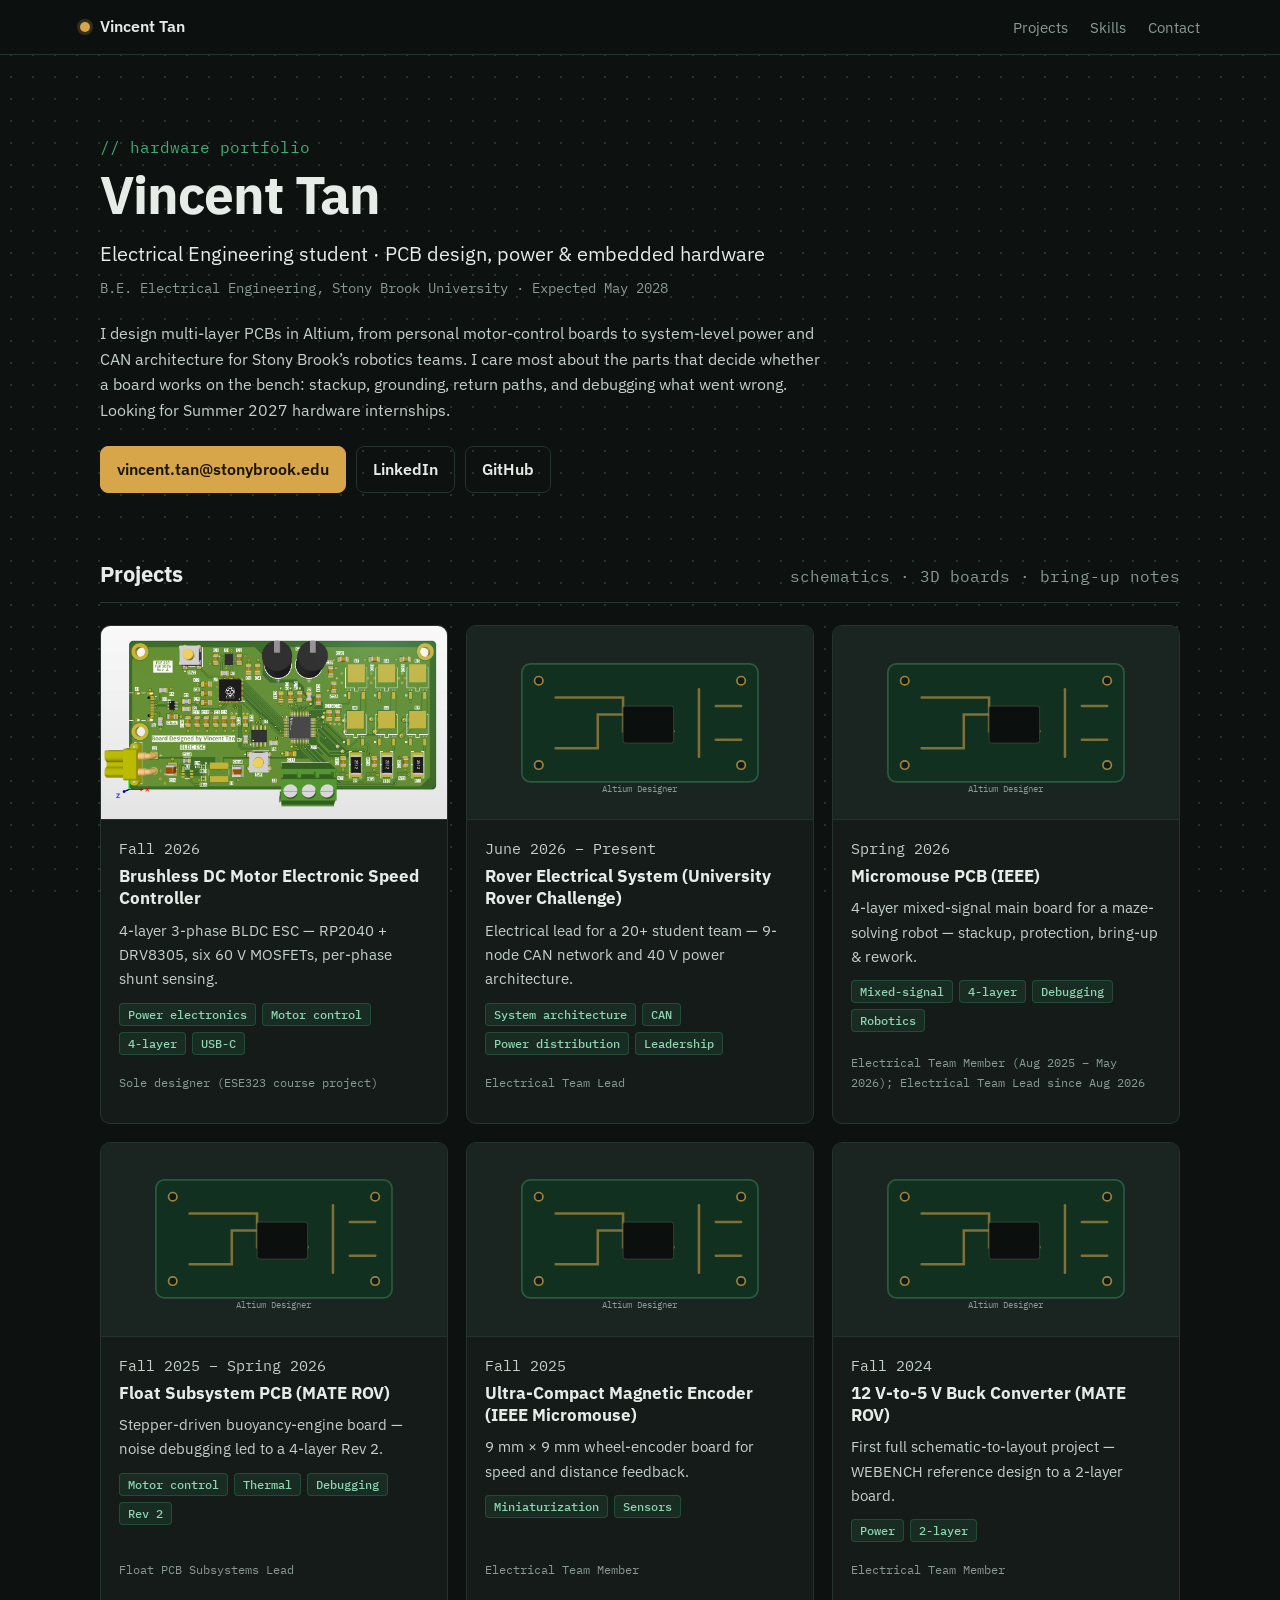
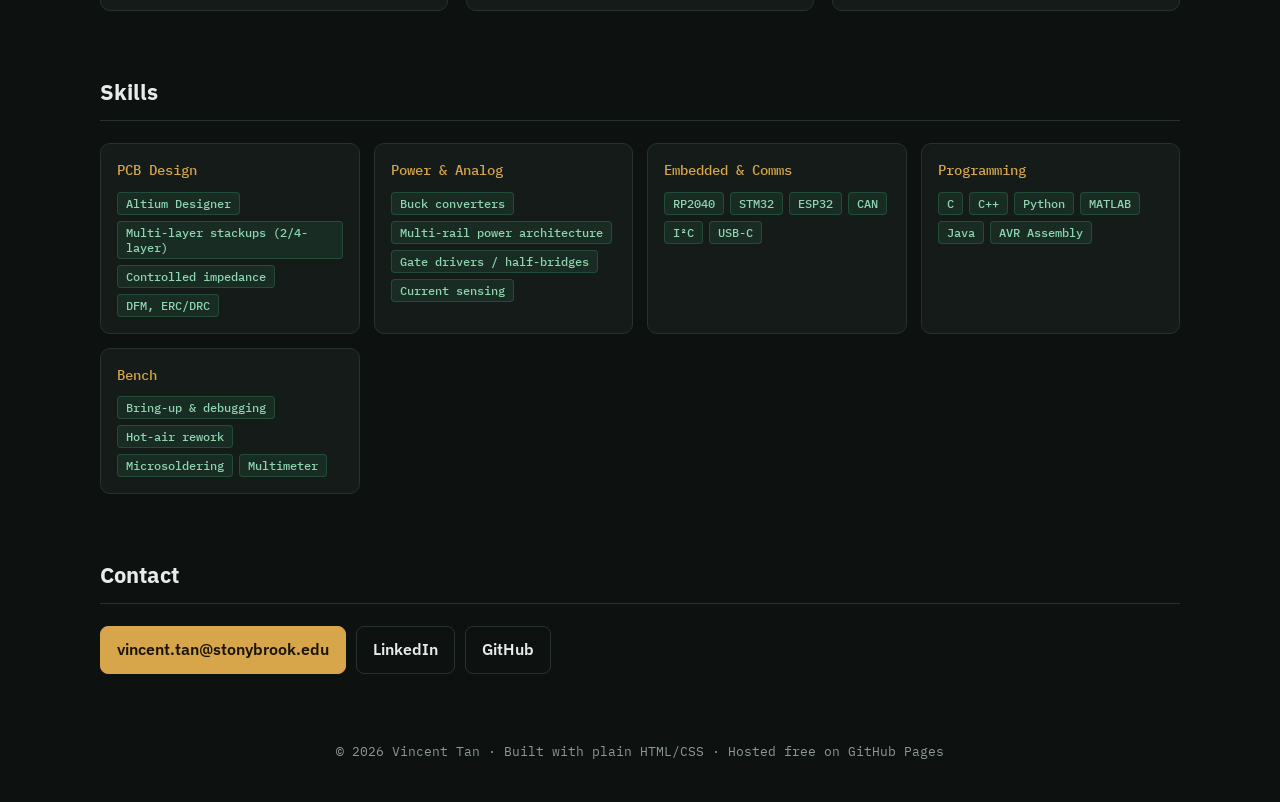
<file: index.html>
<!DOCTYPE html>
<html lang="en">
<head>
  <meta charset="UTF-8">
  <meta name="viewport" content="width=device-width, initial-scale=1.0">
  <title>Vincent Tan · Electrical Engineering Portfolio</title>
  <meta name="description" content="PCB design and hardware portfolio of Vincent Tan, Electrical Engineering student at Stony Brook University.">
  <link rel="preconnect" href="https://fonts.googleapis.com">
  <link rel="preconnect" href="https://fonts.gstatic.com" crossorigin>
  <link href="https://fonts.googleapis.com/css2?family=IBM+Plex+Mono:wght@400;500&family=IBM+Plex+Sans:wght@400;500;600;700&display=swap" rel="stylesheet">
  <link rel="stylesheet" href="css/style.css">
</head>
<body>
  <header class="topbar">
    <a class="brand" href="./"><span class="dot"></span><span id="brand-name"></span></a>
    <nav>
      <a href="#projects">Projects</a>
      <a href="#skills">Skills</a>
      <a href="#contact">Contact</a>
      <a id="nav-resume" class="btn-sm" href="#" hidden>Resume</a>
    </nav>
  </header>

  <main>
    <section class="hero">
      <p class="mono kicker">// hardware portfolio</p>
      <h1 id="hero-name"></h1>
      <p class="tagline" id="hero-tagline"></p>
      <p class="school mono" id="hero-school"></p>
      <p class="about" id="hero-about"></p>
      <div class="hero-links" id="hero-links"></div>
    </section>

    <section id="projects">
      <div class="section-head">
        <h2>Projects</h2>
        <span class="mono muted">schematics · 3D boards · bring-up notes</span>
      </div>
      <div class="grid" id="project-grid"></div>
    </section>

    <section id="skills">
      <div class="section-head"><h2>Skills</h2></div>
      <div class="skills" id="skills-list"></div>
    </section>

    <section id="contact">
      <div class="section-head"><h2>Contact</h2></div>
      <div class="hero-links" id="contact-links"></div>
    </section>
  </main>

  <footer class="mono muted" id="footer"></footer>

  <script src="js/site.js"></script>
  <script src="js/projects.js"></script>
  <script src="js/main.js"></script>
</body>
</html>
</file>
<file: css/style.css>
:root {
  --bg: #0d1210;
  --panel: #141b18;
  --panel-2: #1a2420;
  --line: #26332d;
  --text: #e6ece8;
  --muted: #8a9a92;
  --accent: #d8a64a;      /* ENIG gold */
  --accent-2: #3fae7a;    /* solder-mask green */
  --radius: 10px;
  --max: 1120px;
}
* { box-sizing: border-box; }
html { scroll-behavior: smooth; }
body {
  margin: 0; background: var(--bg); color: var(--text);
  font: 16px/1.6 "IBM Plex Sans", system-ui, sans-serif;
  background-image: radial-gradient(var(--line) 1px, transparent 1px);
  background-size: 22px 22px; background-attachment: fixed;
}
a { color: var(--accent); text-decoration: none; }
a:hover { text-decoration: underline; }
.mono { font-family: "IBM Plex Mono", ui-monospace, monospace; }
.muted { color: var(--muted); }
.small { font-size: 0.82rem; }

.topbar {
  position: sticky; top: 0; z-index: 10;
  display: flex; justify-content: space-between; align-items: center;
  padding: 14px max(20px, calc((100vw - var(--max)) / 2));
  background: rgba(13, 18, 16, 0.88); backdrop-filter: blur(8px);
  border-bottom: 1px solid var(--line);
}
.brand { color: var(--text); font-weight: 600; display: flex; align-items: center; gap: 10px; }
.brand:hover { text-decoration: none; }
.dot { width: 10px; height: 10px; border-radius: 50%; background: var(--accent); box-shadow: 0 0 0 3px rgba(216,166,74,.2); }
nav { display: flex; gap: 22px; align-items: center; }
nav a { color: var(--muted); font-size: .95rem; }
nav a:hover { color: var(--text); text-decoration: none; }

main { max-width: var(--max); margin: 0 auto; padding: 0 20px; }
section { padding: 56px 0 8px; }
h1 { font-size: clamp(2.1rem, 5vw, 3.3rem); line-height: 1.1; margin: 6px 0 14px; letter-spacing: -0.02em; }
h2 { font-size: 1.35rem; margin: 0 0 16px; }
h3 { font-size: 1.08rem; margin: 4px 0 8px; line-height: 1.3; }
h4 { margin: 0 0 6px; }
.kicker { color: var(--accent-2); margin: 0; }

.hero { padding-top: 80px; }
.tagline { font-size: 1.25rem; margin: 0 0 6px; }
.school { color: var(--muted); margin: 0 0 22px; font-size: .9rem; }
.about { max-width: 720px; color: #c6d0cb; }
.hero-links { display: flex; flex-wrap: wrap; gap: 10px; margin-top: 22px; }
.btn, .btn-sm {
  display: inline-block; padding: 10px 16px; border-radius: 8px;
  background: var(--accent); color: #1a1408; font-weight: 600; border: 1px solid var(--accent);
}
.btn-sm { padding: 6px 12px; font-size: .88rem; color: #1a1408 !important; }
.btn:hover, .btn-sm:hover { text-decoration: none; filter: brightness(1.08); }
.btn.ghost { background: transparent; color: var(--text); border-color: var(--line); }
.btn.ghost:hover { border-color: var(--accent); }

.section-head { display: flex; align-items: baseline; justify-content: space-between; gap: 12px; flex-wrap: wrap; border-bottom: 1px solid var(--line); margin-bottom: 22px; }
.section-head h2 { margin-bottom: 10px; }

.grid { display: grid; grid-template-columns: repeat(auto-fill, minmax(320px, 1fr)); gap: 18px; }
.card {
  display: flex; flex-direction: column; color: var(--text);
  background: var(--panel); border: 1px solid var(--line); border-radius: var(--radius); overflow: hidden;
  transition: border-color .15s, transform .15s;
}
.card:hover { text-decoration: none; border-color: var(--accent); transform: translateY(-2px); }
.card-media { aspect-ratio: 16 / 9; background: var(--panel-2); display: flex; align-items: center; justify-content: center; border-bottom: 1px solid var(--line); }
.card-media img { width: 100%; height: 100%; object-fit: cover; }
.card-body { padding: 16px 18px 18px; display: flex; flex-direction: column; flex: 1; }
.card-body p { margin: 0 0 12px; color: #c6d0cb; font-size: .95rem; }
.card-body .small { margin-bottom: 0; }
.role { margin-top: auto !important; font-size: .78rem !important; color: var(--muted) !important; padding-top: 6px; }
.tags { display: flex; flex-wrap: wrap; gap: 6px; margin-bottom: 12px; }
.tags span { font: 500 .74rem "IBM Plex Mono", monospace; padding: 3px 8px; border-radius: 4px; background: rgba(63,174,122,.12); color: #8fd6b1; border: 1px solid rgba(63,174,122,.25); }

.skills { display: grid; grid-template-columns: repeat(auto-fill, minmax(250px, 1fr)); gap: 14px; }
.skill-group { background: var(--panel); border: 1px solid var(--line); border-radius: var(--radius); padding: 16px; }
.skill-group h4 { color: var(--accent); font-size: .85rem; font-weight: 500; margin-bottom: 10px; }
.skill-group .tags { margin: 0; }

footer { text-align: center; padding: 60px 20px 40px; font-size: .8rem; }

/* placeholders */
.ph-svg { width: 78%; max-width: 360px; }
.ph-board { fill: #12301f; stroke: #2a5a3e; stroke-width: 2; }
.ph-trace path { fill: none; stroke: var(--accent); stroke-width: 3; opacity: .55; stroke-linecap: round; }
.ph-chip { fill: #0b0f0d; stroke: #3a4a42; }
.ph-hole { fill: var(--bg); stroke: var(--accent); stroke-width: 2; opacity: .7; }
.ph-text { fill: var(--muted); font: 11px "IBM Plex Mono", monospace; }
.placeholder { background: var(--panel); border: 1px dashed var(--line); border-radius: var(--radius); aspect-ratio: 4 / 3; display: flex; align-items: center; justify-content: center; }

/* project page */
.proj-head { padding-top: 64px; }
.spec { display: grid; grid-template-columns: repeat(auto-fit, minmax(220px, 1fr)); gap: 0; margin: 18px 0 0; border: 1px solid var(--line); border-radius: var(--radius); overflow: hidden; }
.spec div { padding: 12px 16px; background: var(--panel); border-right: 1px solid var(--line); }
.spec div:last-child { border-right: none; }
.spec dt { font: 500 .74rem "IBM Plex Mono", monospace; color: var(--muted); text-transform: uppercase; letter-spacing: .06em; }
.spec dd { margin: 4px 0 0; }
.lead { font-size: 1.08rem; max-width: 820px; color: #c6d0cb; }
.media-2 { display: grid; grid-template-columns: 1fr 1fr; gap: 22px; }
model-viewer { width: 100%; aspect-ratio: 4 / 3; height: auto; background: radial-gradient(#1d2a24, var(--panel)); border: 1px solid var(--line); border-radius: var(--radius); }
.schematic { width: 100%; aspect-ratio: 4 / 3; border: 1px solid var(--line); border-radius: var(--radius); background: #fff; }
.schematic-img { width: 100%; border-radius: var(--radius); background: #fff; border: 1px solid var(--line); }
.photos { display: grid; grid-template-columns: repeat(auto-fill, minmax(260px, 1fr)); gap: 12px; }
.photos img { width: 100%; border-radius: var(--radius); border: 1px solid var(--line); }
.highlights { display: grid; grid-template-columns: repeat(auto-fill, minmax(300px, 1fr)); gap: 14px; }
.hl { background: var(--panel); border: 1px solid var(--line); border-left: 3px solid var(--accent); border-radius: var(--radius); padding: 16px 18px; }
.hl h4 { color: var(--accent); }
.hl p { margin: 0; color: #c6d0cb; font-size: .95rem; }
.pager { display: flex; justify-content: space-between; gap: 16px; padding: 48px 0 0; font-size: .85rem; flex-wrap: wrap; }

@media (max-width: 760px) {
  .media-2 { grid-template-columns: 1fr; }
  nav { gap: 12px; }
  nav a { font-size: .85rem; }
  .brand span:last-child { display: none; }
  .spec div { border-right: none; border-bottom: 1px solid var(--line); }
}

[hidden] { display: none !important; }
</file>
